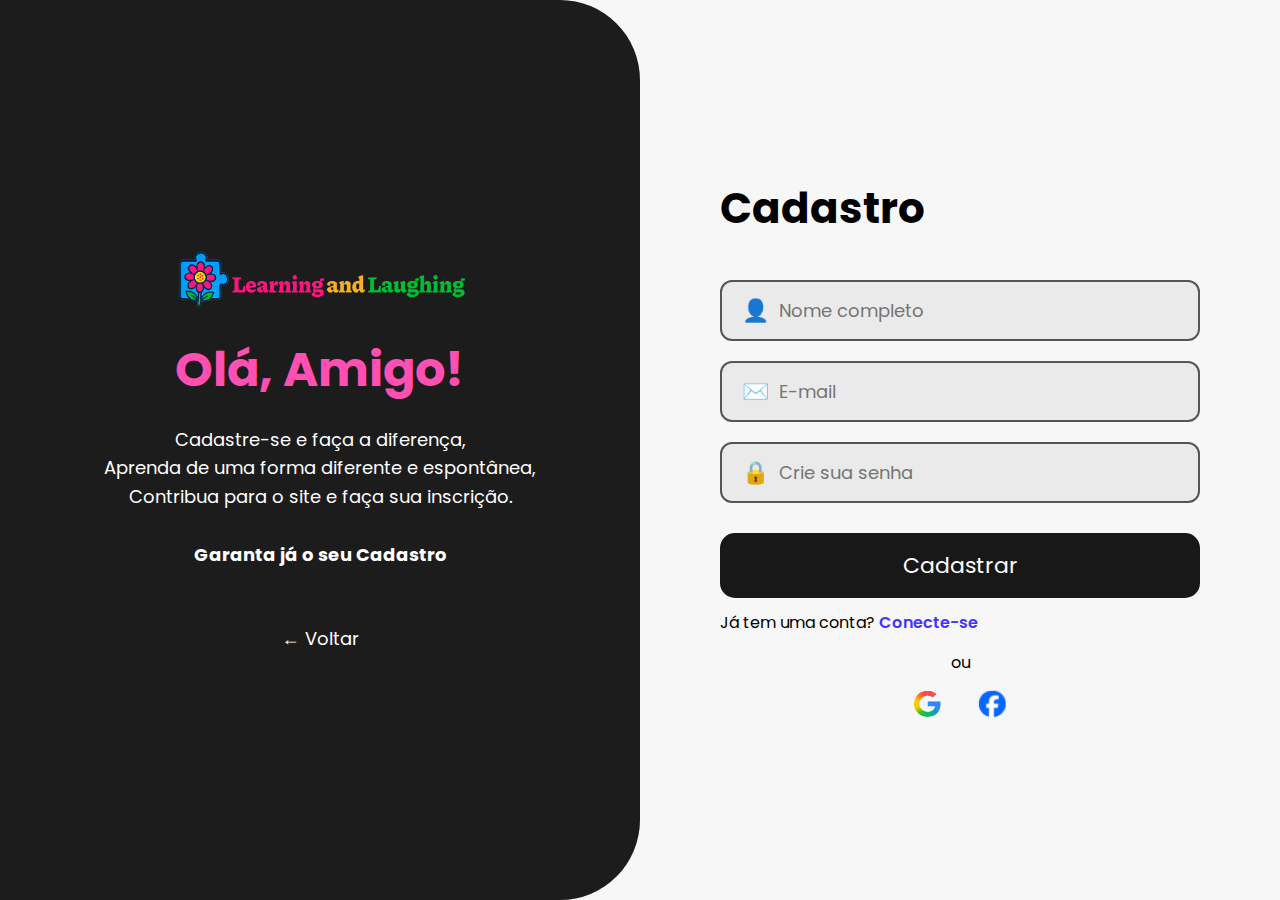
<file: cadastro.html>
<!DOCTYPE html>
<html lang="pt-BR">
<head>
    <meta charset="UTF-8" />
    <meta name="viewport" content="width=device-width, initial-scale=1.0" />
    <title>Cadastro - Learning and Laughing</title>
    <link rel="stylesheet" href="cadastro.css" />
    <link href="https://fonts.googleapis.com/css2?family=Poppins:wght@300;400;500;600;700&display=swap" rel="stylesheet">
</head>
<body>

<div class="container">

    <!-- LADO ESQUERDO -->
    <div class="left">
        <img src="img/logo.png" class="logo" alt="Logo Learning and Laughing">

        <h1>Olá, Amigo!</h1>

        <p>
            Cadastre-se e faça a diferença,<br>
            Aprenda de uma forma diferente e espontânea,<br>
            Contribua para o site e faça sua inscrição.<br><br>
            <strong>Garanta já o seu Cadastro</strong>
        </p>

        <a href="login.html" class="back">
            ← Voltar
        </a>
    </div>

    <!-- LADO DIREITO (FORMULÁRIO) -->
    <div class="right">
        <h2>Cadastro</h2>

        <form id="cadastroForm">

            <div class="input-box">
                <span class="icon">👤</span>
                <input type="text" id="nome" placeholder="Nome completo" required>
            </div>

            <div class="input-box">
                <span class="icon">✉️</span>
                <input type="email" id="email" placeholder="E-mail" required>
            </div>

            <div class="input-box">
                <span class="icon">🔒</span>
                <input type="password" id="senha" placeholder="Crie sua senha" required>
            </div>

            <button type="submit" class="btn">Cadastrar</button>

        </form>

        <p class="login-link">
            Já tem uma conta?
            <a href="login.html">Conecte-se</a>
        </p>

        <p class="ou">ou</p>

        <div class="social">
            <img src="img/google.svg" alt="Google">
            <img src="img/facebook.svg" alt="Facebook">
        </div>
    </div>

</div>

<script src="cadastro.js"></script>

</body>
</html>
</file>
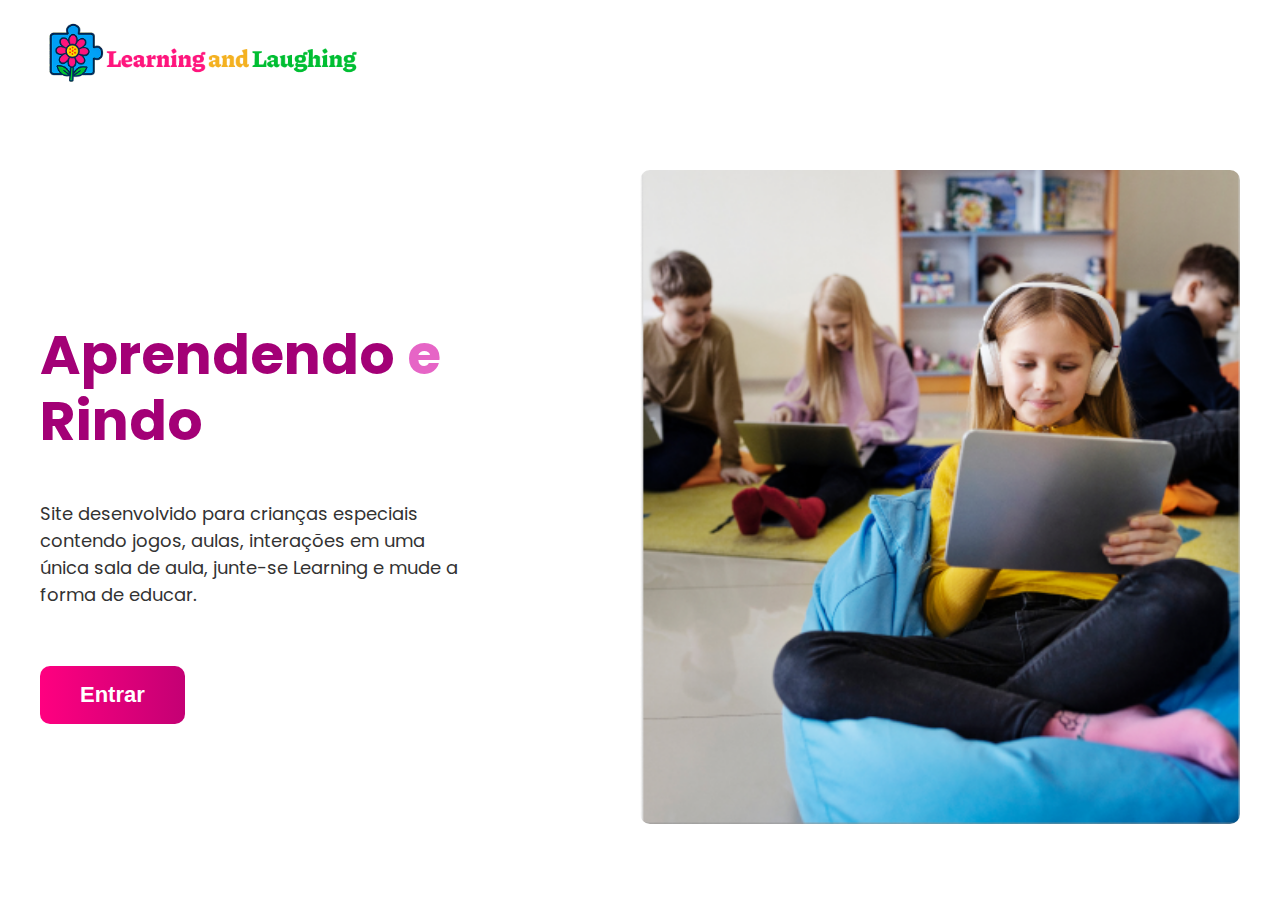
<file: intro.html>
<!DOCTYPE html>
<html lang="pt-BR">
<head>
    <meta charset="UTF-8">
    <meta name="viewport" content="width=device-width, initial-scale=1.0">
    <title>Learning and Laughing</title>

    <!-- Fonte Poppins -->
    <link href="https://fonts.googleapis.com/css2?family=Poppins:wght@300;400;600;700&display=swap" rel="stylesheet">

    <!-- CSS -->
    <link rel="stylesheet" href="intro.css">
</head>
<body>

    <header>
        <img src="img/logo.png" alt="Logo Learning and Laughing" class="logo">
    </header>

    <main class="container">

        <div class="left">
            <h2 class="title">
                Aprendendo <span class="pink">e</span> <br>
                Rindo
            </h2>

            <p class="desc">
                Site desenvolvido para crianças especiais contendo jogos, aulas, interações em uma única
                sala de aula, junte-se Learning e mude a forma de educar.
            </p>

            <button class="btn-enter" onclick="entrar()">Entrar</button>
        </div>

        <div class="right">
            <img src="img/crianca-tablet.png" class="hero-img" alt="Criança no tablet">
        </div>

    </main>

    <script src="intro.js"></script>
</body>
</html>
</file>
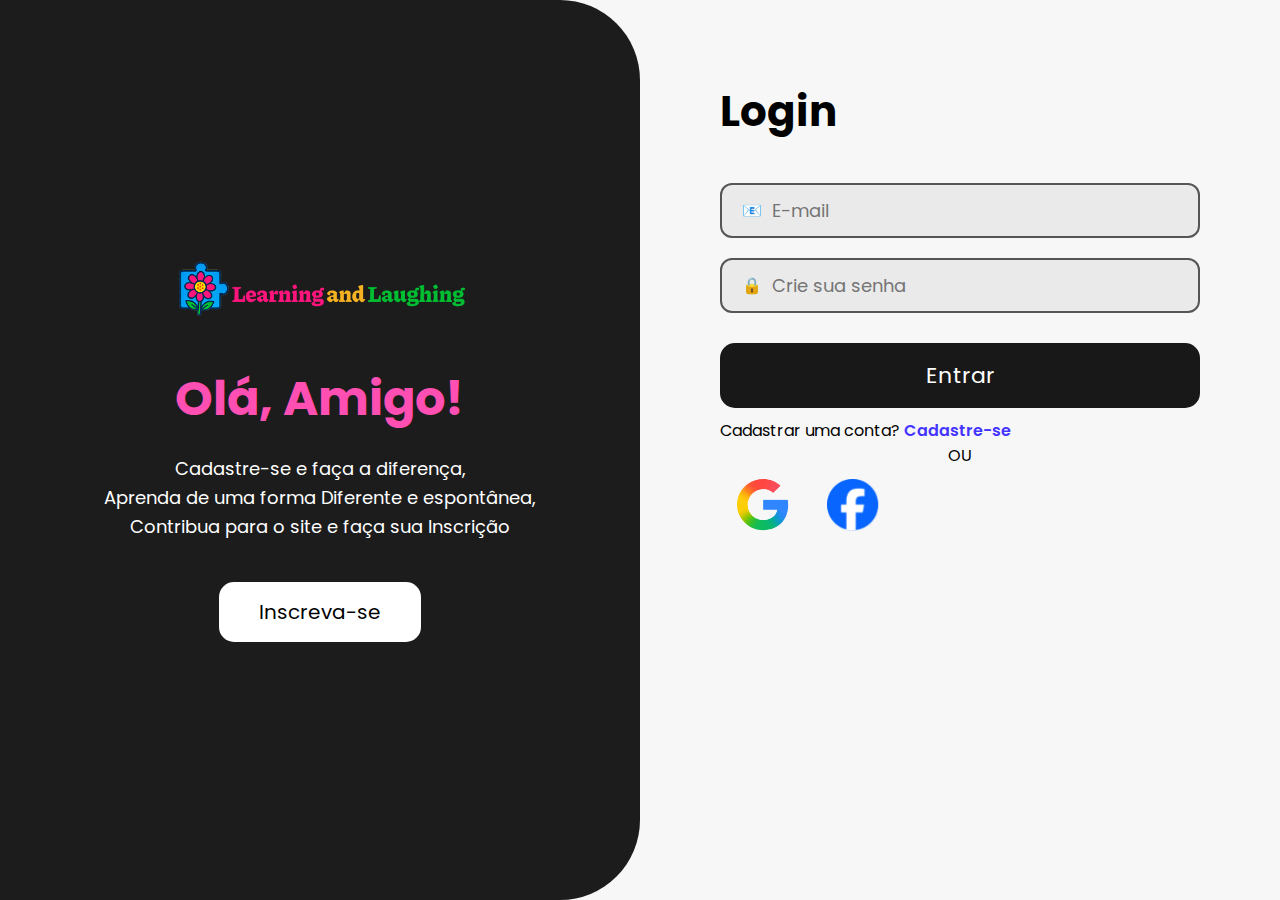
<file: login.html>
<!DOCTYPE html>
<html lang="pt-BR">
<head>
    <meta charset="UTF-8">
    <meta name="viewport" content="width=device-width, initial-scale=1.0">
    <title>Login - Learning and Laughing</title>
    <link rel="stylesheet" href="login.css">
    <link rel="preconnect" href="https://fonts.googleapis.com">
    <link rel="preconnect" href="https://fonts.gstatic.com" crossorigin>
    <link href="https://fonts.googleapis.com/css2?family=Poppins:wght@300;400;500;600;700&display=swap" rel="stylesheet">
</head>

<body>

<div class="container">

    <!-- ESQUERDA -->
    <div class="left">
        <img src="img/logo.png" class="logo" alt="Logo">

        <h1 class="title">Olá, Amigo!</h1>

        <p class="text">
            Cadastre-se e faça a diferença,<br>
            Aprenda de uma forma Diferente e espontânea,<br>
            Contribua para o site e faça sua Inscrição
        </p>
<a href="cadastro.html">
        <button class="btn-white">Inscreva-se</button>
    </a>
    </div>

    <!-- DIREITA -->
    <div class="right">

        <h2 class="login-title">Login</h2>

        <form id="loginForm">
            <div class="input-box">
                <span class="icon">📧</span>
                <input type="email" placeholder="E-mail" required>
            </div>

            <div class="input-box">
                <span class="icon">🔒</span>
                <input type="password" placeholder="Crie sua senha" required>
            </div>

          <button type="button" class="btn-dark" id="btnEntrar">Entrar</button>

            <p class="signup-text">
                Cadastrar uma conta? <a href="cadastro.html">Cadastre-se</a>
            </p>
        </form>

        <div class="separator">OU</div>

        <div class="social-login">
            <img src="img/google.svg" alt="Google" class="google">
            <img src="img/facebook.svg" alt="Facebook" class="facebook">
        </div>

    </div>

</div>

<script src="login.js"></script>
</body>
</html>
</file>
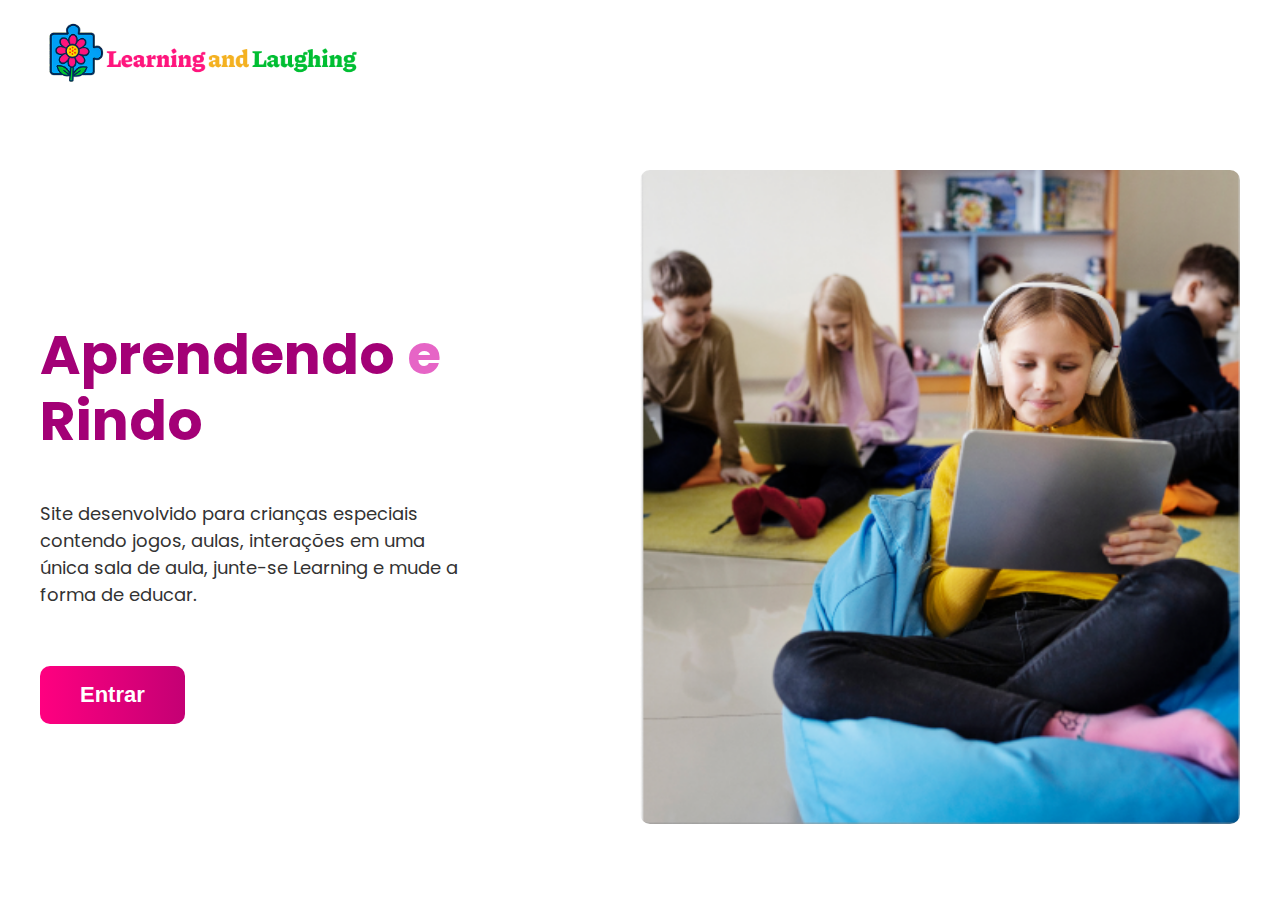
<file: site-html.html>
<!DOCTYPE html>
<html lang="pt-BR">
<head>
    <meta charset="UTF-8">
    <meta name="viewport" content="width=device-width, initial-scale=1.0">
    <title>Learning and Laughing</title>

    <!-- Fonte Poppins -->
    <link href="https://fonts.googleapis.com/css2?family=Poppins:wght@300;400;600;700&display=swap" rel="stylesheet">

    <!-- CSS -->
    <link rel="stylesheet" href="style.css">
</head>
<body>

    <header>
        <img src="img/logo.png" alt="Logo Learning and Laughing" class="logo">
    </header>

    <main class="container">

        <div class="left">
            <h2 class="title">
                Aprendendo <span class="pink">e</span> <br>
                Rindo
            </h2>

            <p class="desc">
                Site desenvolvido para crianças especiais contendo jogos, aulas, interações em uma única
                sala de aula, junte-se Learning e mude a forma de educar.
            </p>

            <button class="btn-enter" onclick="entrar()">Entrar</button>
        </div>

        <div class="right">
            <img src="img/crianca-tablet.png" class="hero-img" alt="Criança no tablet">
        </div>

    </main>

    <script src="script.js"></script>
</body>
</html>
</file>
<file: intro.css>
/* Fonte geral */
body {
    margin: 0;
    padding: 0;
    font-family: "Poppins", sans-serif;
    background: white;
}

/* Header */
header {
    display: flex;
    align-items: center;
    padding: 20px 40px;
    gap: 15px;
}

.logo {
    height: 70px;
}

.brand {
    font-size: 32px;
    font-weight: 700;
    color: #ff0080;
}

.brand .yellow { color: #ffcc00; }
.brand .green { color: #00b32d; }

/* Layout principal */
.container {
    display: flex;
    justify-content: space-between;
    align-items: center;
    padding: 60px 40px;
}

.left {
    width: 45%;
}

.right {
    width: 50%;
}

/* Título */
.title {
    font-size: 55px;
    font-weight: 700;
    color: #A30076;
    line-height: 1.2;
}

.pink {
    color: #E665C6;
}

.desc {
    margin-top: 20px;
    font-size: 18px;
    color: #333;
    width: 80%;
}

/* Botão */
.btn-enter {
    margin-top: 40px;
    font-size: 22px;
    padding: 16px 40px;
    border: none;
    color: white;
    cursor: pointer;
    border-radius: 10px;
    font-weight: 600;
    background: linear-gradient(90deg, #ff0080, #c40074);
    transition: 0.2s;
}

.btn-enter:hover {
    transform: scale(1.05);
}

/* Imagem */
.hero-img {
    width: 100%;
    border-radius: 10px;
    object-fit: cover;
}

/* ==========================================================
   RESPONSIVIDADE PROFISSIONAL
   ========================================================== */

/* Tablets e telas médias */
@media (max-width: 900px) {
    .container {
        flex-direction: column;
        text-align: center;
        gap: 40px;
    }

    .left, 
    .right {
        width: 100%;
    }

    header {
        justify-content: center;
    }

    .desc {
        width: 100%;
    }
}

/* Tablets pequenos */
@media (max-width: 768px) {
    .title {
        font-size: 45px;
    }

    .brand {
        font-size: 26px;
    }

    header {
        padding: 15px 25px;
    }

    .container {
        padding: 40px 25px;
    }
}

/* Celulares médios */
@media (max-width: 600px) {
    .title {
        font-size: 38px;
    }

    .desc {
        font-size: 16px;
    }

    .btn-enter {
        font-size: 20px;
        padding: 14px 30px;
    }

    .logo {
        height: 60px;
    }
}

/* Celulares pequenos */
@media (max-width: 480px) {
    .title {
        font-size: 32px;
    }

    .btn-enter {
        font-size: 18px;
        padding: 12px 25px;
        border-radius: 8px;
    }

    .brand {
        font-size: 22px;
    }

    header {
        gap: 10px;
    }
}

/* Celulares muito pequenos */
@media (max-width: 360px) {
    .title {
        font-size: 28px;
    }

    .desc {
        font-size: 15px;
    }

    .btn-enter {
        font-size: 16px;
        padding: 10px 22px;
    }



    
}
</file>
<file: login.css>
* {
    margin: 0;
    padding: 0;
    box-sizing: border-box;
    font-family: "Poppins", sans-serif;
}

body {
    background: #f7f7f7;
}

/* --- CONTAINER GERAL --- */
.container {
    width: 100%;
    height: 100vh;
    display: flex;
}

/* --- LADO ESQUERDO --- */
.left {
    width: 50%;
    background: #1c1c1c;
    color: white;
    padding: 40px;
    border-top-right-radius: 80px;
    border-bottom-right-radius: 80px;
    display: flex;
    flex-direction: column;
    align-items: center;
    justify-content: center;
}

.logo {
    width: 300px;
    margin-bottom: 40px;
}

.title {
    font-size: 48px;
    font-weight: 700;
    color: #ff4fb3;
    margin-bottom: 20px;
}

.text {
    text-align: center;
    font-size: 18px;
    line-height: 1.6;
    margin-bottom: 40px;
}

.btn-white {
    padding: 15px 40px;
    font-size: 20px;
    background: white;
    color: black;
    border: none;
    border-radius: 15px;
    cursor: pointer;
    transition: 0.3s;
}

.btn-white:hover {
    transform: scale(1.05);
}

/* --- LADO DIREITO --- */
.right {
    width: 50%;
    padding: 80px;
}

.login-title {
    font-size: 42px;
    font-weight: 700;
    margin-bottom: 40px;
}

.input-box {
    width: 100%;
    display: flex;
    align-items: center;
    background: #eaeaea;
    padding: 12px 20px;
    border: 2px solid #555;
    border-radius: 12px;
    margin-bottom: 20px;
}

.input-box input {
    width: 100%;
    border: none;
    background: none;
    padding-left: 10px;
    font-size: 18px;
    outline: none;
}

.btn-dark {
    width: 100%;
    padding: 16px;
    background: #181818;
    color: white;
    border-radius: 15px;
    font-size: 22px;
    border: none;
    margin-top: 10px;
    cursor: pointer;
    transition: 0.3s;
}

.btn-dark:hover {
    transform: scale(1.05);
}

.signup-text {
    margin-top: 10px;
    font-size: 16px;
}

.signup-text a {
    color: #4434ff;
    text-decoration: none;
    font-weight: 600;
}

.separator {
    text-align: center;
}





/* ======================================================
   📱 RESPONSIVIDADE — MOBILE & TABLET
   ====================================================== */

/* Tablets (até 1024px) */
@media (max-width: 1024px) {
    .container {
        flex-direction: column;
        height: auto;
    }

    .left, .right {
        width: 100%;
        border-radius: 0;
        padding: 40px;
    }

    .title {
        font-size: 40px;
    }

    .login-title {
        text-align: center;
        font-size: 36px;
    }

    .btn-dark {
        font-size: 20px;
    }
}

/* Celulares grandes (até 768px) */
@media (max-width: 768px) {
    .left {
        padding: 30px 20px;
        border-radius: 0;
    }

    .right {
        padding: 40px 25px;
    }

    .title {
        font-size: 32px;
    }

    .text {
        font-size: 16px;
    }

    .login-title {
        font-size: 32px;
    }

    .input-box {
        padding: 10px 16px;
    }

    .input-box input {
        font-size: 16px;
    }

    .btn-dark {
        font-size: 18px;
        padding: 14px;
    }
}

/* Celulares pequenos (até 480px) */
@media (max-width: 480px) {

    .logo {
        width: 120px;
    }

    .title {
        font-size: 28px;
    }

    .text {
        font-size: 15px;
    }

    .right {
        padding: 30px 20px;
    }

    .login-title {
        font-size: 28px;
        text-align: center;
    }

    .input-box {
        padding: 8px 14px;
        border-radius: 10px;
    }

    .btn-dark {
        font-size: 17px;
        padding: 12px;
        border-radius: 12px;
    }

    .signup-text {
        font-size: 14px;
        text-align: center;
    }
}
</file>
<file: style.css>
/* Fonte geral */
body {
    margin: 0;
    padding: 0;
    font-family: "Poppins", sans-serif;
    background: white;
}

/* Header */
header {
    display: flex;
    align-items: center;
    padding: 20px 40px;
    gap: 15px;
}

.logo {
    height: 70px;
}

.brand {
    font-size: 32px;
    font-weight: 700;
    color: #ff0080;
}

.brand .yellow { color: #ffcc00; }
.brand .green { color: #00b32d; }

/* Layout principal */
.container {
    display: flex;
    justify-content: space-between;
    align-items: center;
    padding: 60px 40px;
}

.left {
    width: 45%;
}

.right {
    width: 50%;
}

/* Título */
.title {
    font-size: 55px;
    font-weight: 700;
    color: #A30076;
    line-height: 1.2;
}

.pink {
    color: #E665C6;
}

.desc {
    margin-top: 20px;
    font-size: 18px;
    color: #333;
    width: 80%;
}

/* Botão */
.btn-enter {
    margin-top: 40px;
    font-size: 22px;
    padding: 16px 40px;
    border: none;
    color: white;
    cursor: pointer;
    border-radius: 10px;
    font-weight: 600;
    background: linear-gradient(90deg, #ff0080, #c40074);
    transition: 0.2s;
}

.btn-enter:hover {
    transform: scale(1.05);
}

/* Imagem */
.hero-img {
    width: 100%;
    border-radius: 10px;
    object-fit: cover;
}

/* ==========================================================
   RESPONSIVIDADE PROFISSIONAL
   ========================================================== */

/* Tablets e telas médias */
@media (max-width: 900px) {
    .container {
        flex-direction: column;
        text-align: center;
        gap: 40px;
    }

    .left, 
    .right {
        width: 100%;
    }

    header {
        justify-content: center;
    }

    .desc {
        width: 100%;
    }
}

/* Tablets pequenos */
@media (max-width: 768px) {
    .title {
        font-size: 45px;
    }

    .brand {
        font-size: 26px;
    }

    header {
        padding: 15px 25px;
    }

    .container {
        padding: 40px 25px;
    }
}

/* Celulares médios */
@media (max-width: 600px) {
    .title {
        font-size: 38px;
    }

    .desc {
        font-size: 16px;
    }

    .btn-enter {
        font-size: 20px;
        padding: 14px 30px;
    }

    .logo {
        height: 60px;
    }
}

/* Celulares pequenos */
@media (max-width: 480px) {
    .title {
        font-size: 32px;
    }

    .btn-enter {
        font-size: 18px;
        padding: 12px 25px;
        border-radius: 8px;
    }

    .brand {
        font-size: 22px;
    }

    header {
        gap: 10px;
    }
}

/* Celulares muito pequenos */
@media (max-width: 360px) {
    .title {
        font-size: 28px;
    }

    .desc {
        font-size: 15px;
    }

    .btn-enter {
        font-size: 16px;
        padding: 10px 22px;
    }



    
}
</file>
<file: cadastro.css>
/* ======================================================
   RESET E BASE
====================================================== */
* {
    margin: 0;
    padding: 0;
    box-sizing: border-box;
    font-family: "Poppins", sans-serif;
}

body {
    background: #f7f7f7;
}

/* ======================================================
   CONTAINER GERAL
====================================================== */
.container {
    width: 100%;
    height: 100vh;
    display: flex;
}

/* ======================================================
   LADO ESQUERDO
====================================================== */
.left {
    width: 50%;
    background: #1c1c1c;
    color: white;
    padding: 40px;
    border-top-right-radius: 80px;
    border-bottom-right-radius: 80px;
    display: flex;
    flex-direction: column;
    justify-content: center;
    align-items: center;
}

.logo {
    width: 300px;
    margin-bottom: 20px;
}

.left h1 {
    font-size: 48px;
    font-weight: 700;
    color: #ff4fb3;
    margin-bottom: 20px;
}

.left p {
    text-align: center;
    font-size: 18px;
    line-height: 1.6;
    margin-bottom: 40px;
}

.back {
    color: white;
    margin-top: 15px;
    font-size: 18px;
    text-decoration: none;
    transition: 0.3s;
}

.back:hover {
    opacity: 0.7;
}

/* ======================================================
   LADO DIREITO (FORMULÁRIO)
====================================================== */
.right {
    width: 50%;
    padding: 80px;
    display: flex;
    flex-direction: column;
    justify-content: center;
}

.right h2 {
    font-size: 42px;
    font-weight: 700;
    margin-bottom: 40px;
    text-align: left;
}

/* Input Box */
.input-box {
    width: 100%;
    display: flex;
    align-items: center;
    background: #eaeaea;
    padding: 12px 20px;
    border: 2px solid #555;
    border-radius: 12px;
    margin-bottom: 20px;
    position: relative;
}

.input-box .icon {
    font-size: 22px;
    margin-right: 10px;
}

.input-box input {
    width: 100%;
    border: none;
    background: none;
    font-size: 18px;
    outline: none;
}

/* Botão */
.btn {
    width: 100%;
    padding: 16px;
    background: #181818;
    color: white;
    border-radius: 15px;
    font-size: 22px;
    border: none;
    cursor: pointer;
    transition: 0.3s;
    margin-top: 10px;
}

.btn:hover {
    transform: scale(1.05);
}

/* Textos extras */
.login-link {
    margin-top: 12px;
    font-size: 16px;
}

.login-link a {
    color: #4434ff;
    text-decoration: none;
    font-weight: 600;
}

.ou {
    margin: 15px 0 10px;
    text-align: center;
    font-size: 16px;
}

.social {
    display: flex;
    gap: 20px;
    justify-content: center;
}

.social img {
    width: 45px;
    cursor: pointer;
    transition: 0.3s;
}

.social img:hover {
    transform: scale(1.1);
}

/* ======================================================
   RESPONSIVIDADE — TABLET
====================================================== */
@media (max-width: 1024px) {

    .container {
        flex-direction: column;
        height: auto;
    }

    .left, .right {
        width: 100%;
        border-radius: 0;
        padding: 40px;
    }

    .left h1, .right h2 {
        text-align: center;
        font-size: 36px;
    }

    .btn {
        font-size: 20px;
    }
}

/* ======================================================
   RESPONSIVIDADE — CELULAR GRANDE
====================================================== */
@media (max-width: 768px) {

    .left {
        padding: 30px 20px;
    }

    .right {
        padding: 40px 25px;
    }

    .left h1, .right h2 {
        font-size: 32px;
    }

    .left p {
        font-size: 16px;
    }

    .input-box {
        padding: 10px 16px;
    }

    .input-box input {
        font-size: 16px;
    }

    .btn {
        font-size: 18px;
        padding: 14px;
    }
}

/* ======================================================
   RESPONSIVIDADE — CELULAR PEQUENO
====================================================== */
@media (max-width: 480px) {

    .logo {
        width: 120px;
    }

    .left h1, .right h2 {
        font-size: 28px;
    }

    .left p {
        font-size: 15px;
    }

    .right {
        padding: 30px 20px;
    }

    .input-box {
        padding: 8px 14px;
        border-radius: 10px;
    }

    .btn {
        font-size: 17px;
        padding: 12px;
        border-radius: 12px;
    }

    .login-link {
        text-align: center;
        font-size: 14px;
    }
}
/* ====== ANIMAÇÃO LIVRO – METADES ====== */

@keyframes leftBook {
    from {
        opacity: 0;
        transform: translateX(-80px);
    }
    to {
        opacity: 1;
        transform: translateX(0);
    }
}

@keyframes rightBook {
    from {
        opacity: 0;
        transform: translateX(80px);
    }
    to {
        opacity: 1;
        transform: translateX(0);
    }
}

/* APLICA EM CADA LADO */
.left {
    animation: leftBook 0.9s ease-out forwards;
}

.right {
    animation: rightBook 0.9s ease-out forwards;
}
</file>
